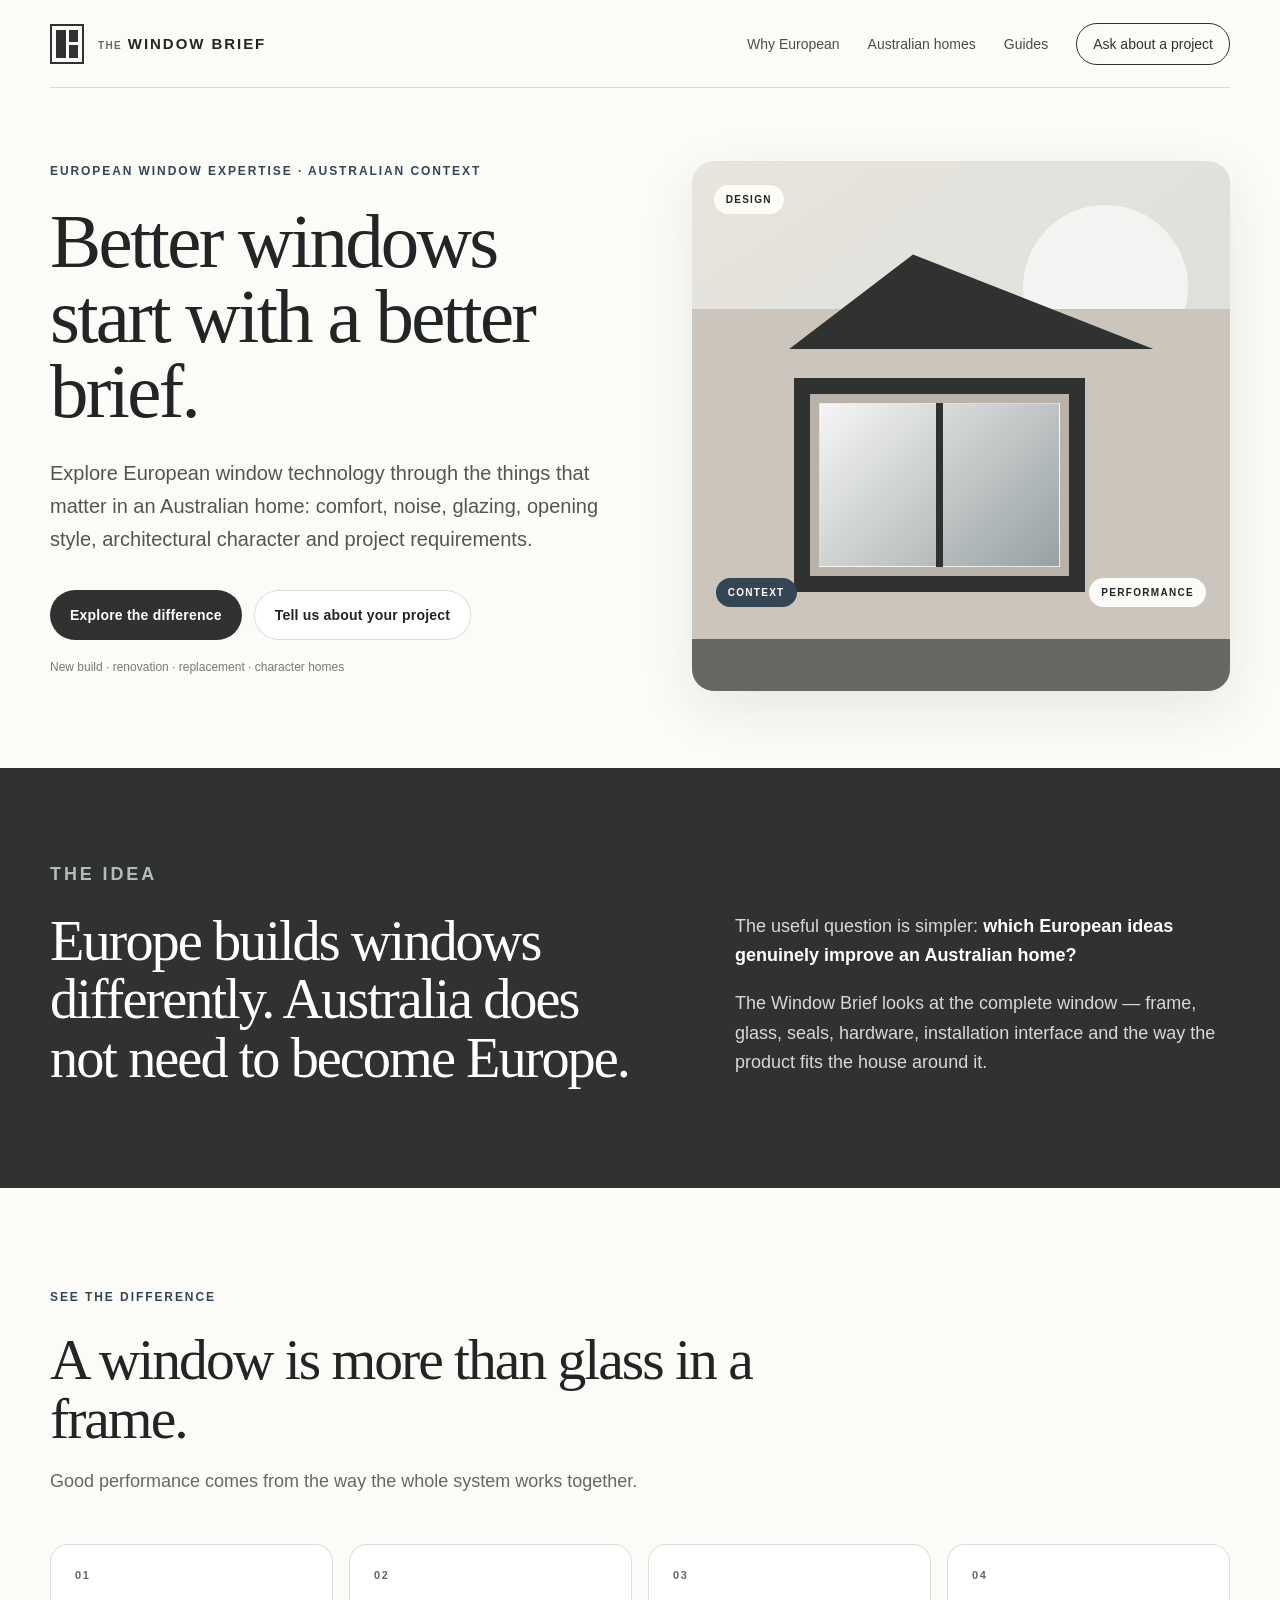
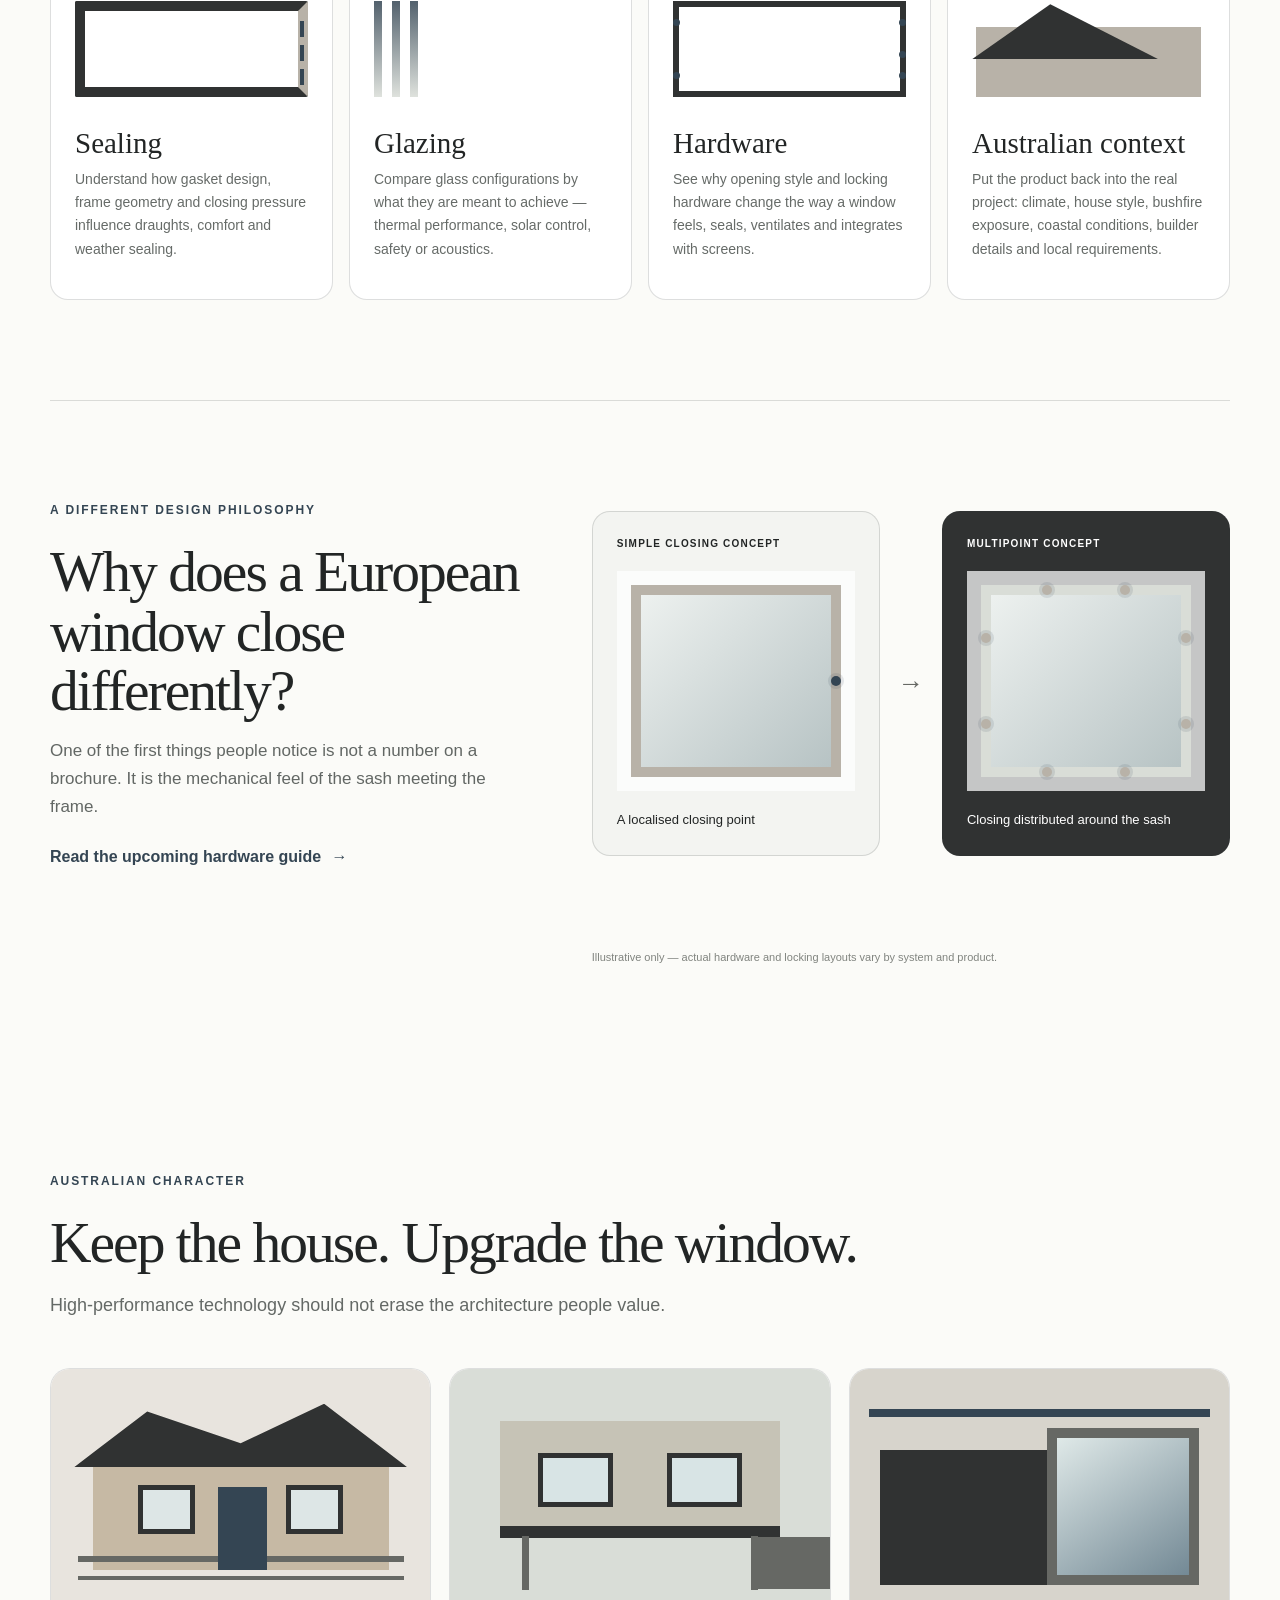
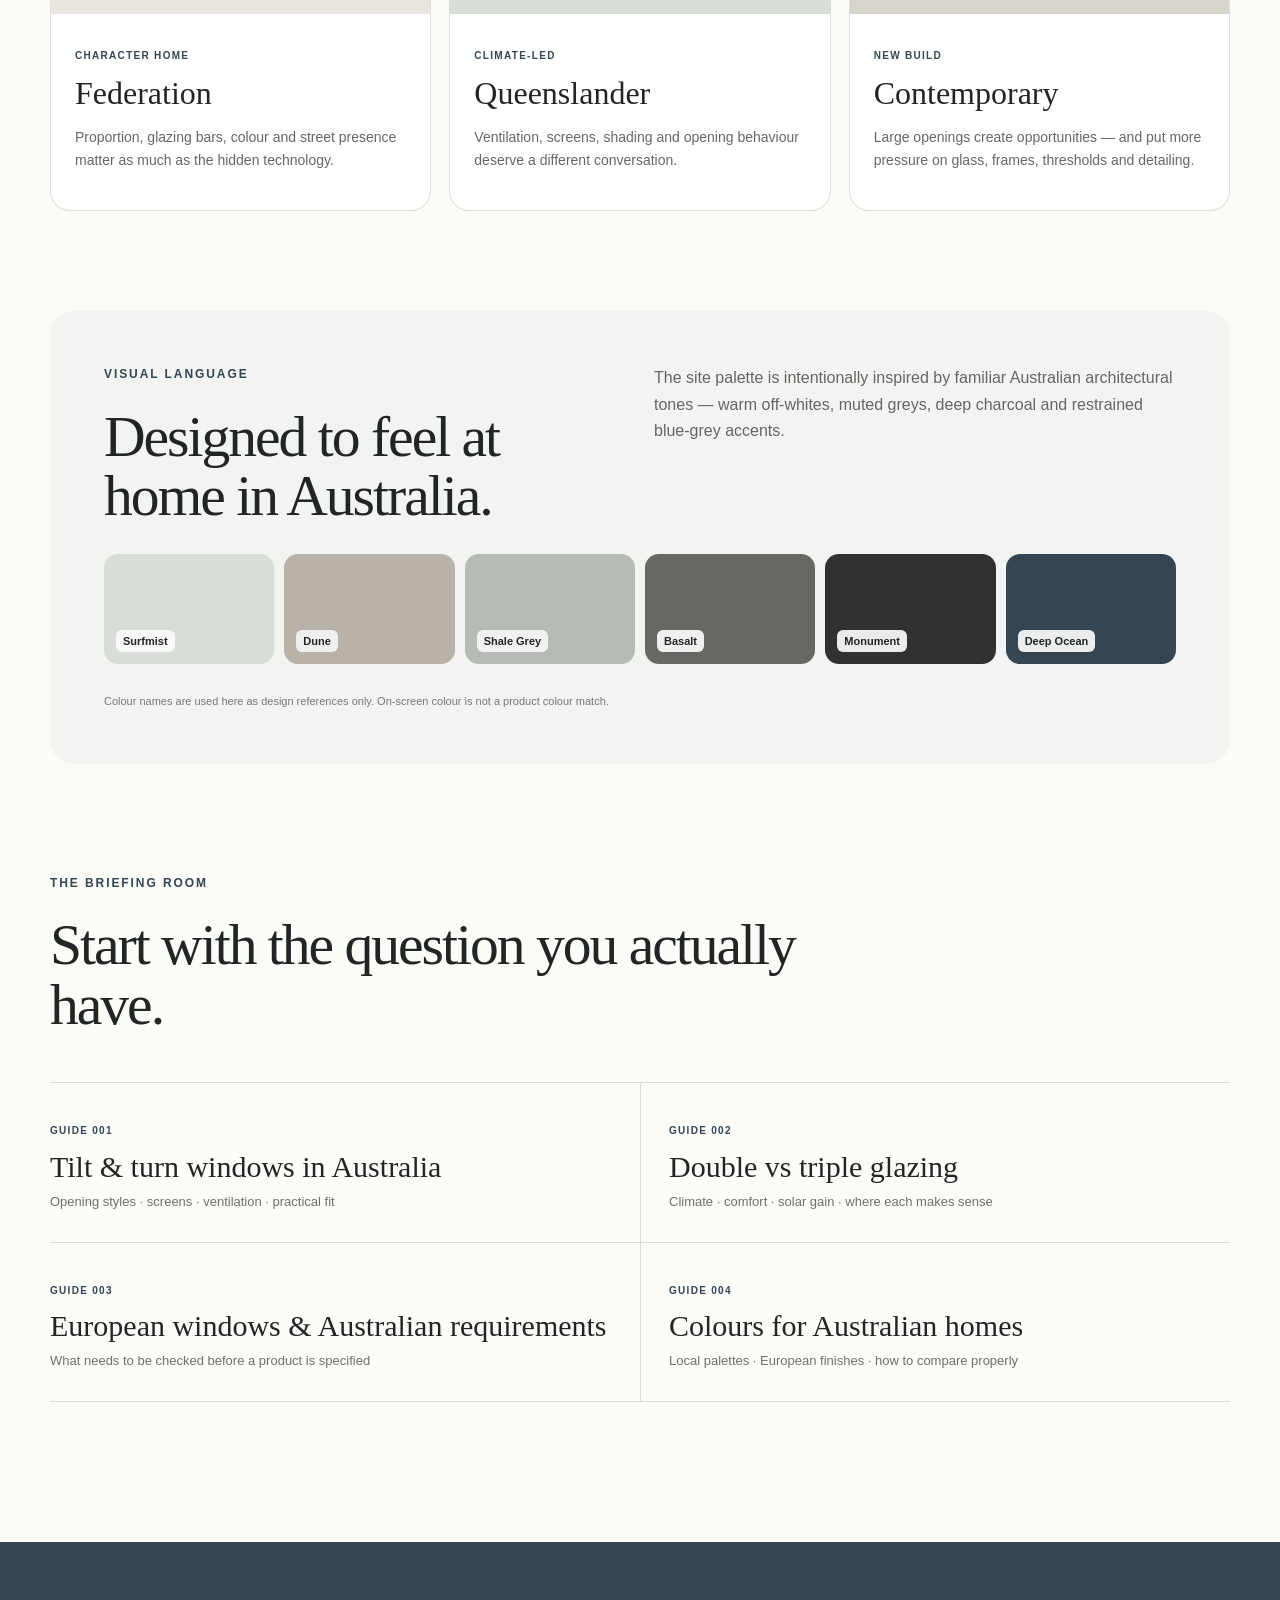
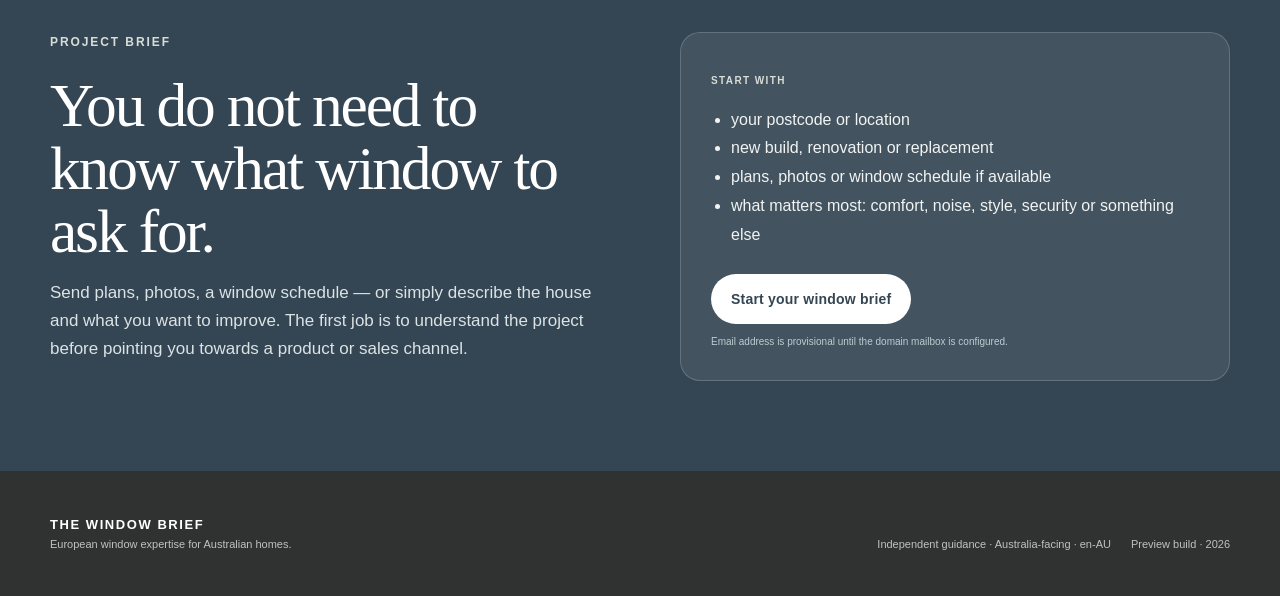
<file: index.html>
<!doctype html>
<html lang="en-AU">
<head>
  <meta charset="utf-8">
  <meta name="viewport" content="width=device-width, initial-scale=1">
  <title>The Window Brief — European window expertise for Australian homes</title>
  <meta name="description" content="Independent guidance on high-performance European windows for Australian homes — from design and glazing to renovation, climate and local project considerations.">
  <meta name="theme-color" content="#2f3131">
  <link rel="stylesheet" href="./styles.css">
</head>
<body>
  <header class="site-header">
    <a class="brand" href="./" aria-label="The Window Brief home">
      <span class="brand-mark" aria-hidden="true">
        <span></span><span></span><span></span>
      </span>
      <span class="brand-type">
        <span class="brand-the">THE</span>
        <strong>WINDOW BRIEF</strong>
      </span>
    </a>

    <nav class="nav" aria-label="Primary">
      <a href="#why">Why European</a>
      <a href="#character">Australian homes</a>
      <a href="#guides">Guides</a>
      <a class="nav-cta" href="#project">Ask about a project</a>
    </nav>
  </header>

  <main>
    <section class="hero">
      <div class="hero-copy">
        <p class="eyebrow">EUROPEAN WINDOW EXPERTISE · AUSTRALIAN CONTEXT</p>
        <h1>Better windows start with a better brief.</h1>
        <p class="hero-lead">Explore European window technology through the things that matter in an Australian home: comfort, noise, glazing, opening style, architectural character and project requirements.</p>
        <div class="hero-actions">
          <a class="button button-primary" href="#why">Explore the difference</a>
          <a class="button button-secondary" href="#project">Tell us about your project</a>
        </div>
        <p class="microcopy">New build · renovation · replacement · character homes</p>
      </div>

      <div class="hero-visual" aria-label="Architectural window diagram">
        <div class="sun-disc"></div>
        <div class="house-plane">
          <div class="roof-line"></div>
          <div class="window-assembly">
            <div class="frame frame-outer">
              <div class="frame frame-inner">
                <div class="glass"></div>
                <div class="mullion"></div>
              </div>
            </div>
          </div>
          <div class="ground-line"></div>
        </div>
        <div class="visual-note note-one">DESIGN</div>
        <div class="visual-note note-two">PERFORMANCE</div>
        <div class="visual-note note-three">CONTEXT</div>
      </div>
    </section>

    <section class="statement" id="why">
      <p class="section-kicker">THE IDEA</p>
      <div class="statement-grid">
        <h2>Europe builds windows differently. Australia does not need to become Europe.</h2>
        <div>
          <p>The useful question is simpler: <strong>which European ideas genuinely improve an Australian home?</strong></p>
          <p>The Window Brief looks at the complete window — frame, glass, seals, hardware, installation interface and the way the product fits the house around it.</p>
        </div>
      </div>
    </section>

    <section class="difference">
      <div class="section-heading">
        <p class="section-kicker">SEE THE DIFFERENCE</p>
        <h2>A window is more than glass in a frame.</h2>
        <p>Good performance comes from the way the whole system works together.</p>
      </div>

      <div class="benefit-grid">
        <article class="benefit">
          <span class="benefit-number">01</span>
          <div class="benefit-icon icon-seal" aria-hidden="true"><i></i><i></i><i></i></div>
          <h3>Sealing</h3>
          <p>Understand how gasket design, frame geometry and closing pressure influence draughts, comfort and weather sealing.</p>
        </article>
        <article class="benefit">
          <span class="benefit-number">02</span>
          <div class="benefit-icon icon-glass" aria-hidden="true"><i></i><i></i><i></i></div>
          <h3>Glazing</h3>
          <p>Compare glass configurations by what they are meant to achieve — thermal performance, solar control, safety or acoustics.</p>
        </article>
        <article class="benefit">
          <span class="benefit-number">03</span>
          <div class="benefit-icon icon-hardware" aria-hidden="true"><i></i><i></i><i></i><i></i><i></i></div>
          <h3>Hardware</h3>
          <p>See why opening style and locking hardware change the way a window feels, seals, ventilates and integrates with screens.</p>
        </article>
        <article class="benefit">
          <span class="benefit-number">04</span>
          <div class="benefit-icon icon-context" aria-hidden="true"><i></i><i></i></div>
          <h3>Australian context</h3>
          <p>Put the product back into the real project: climate, house style, bushfire exposure, coastal conditions, builder details and local requirements.</p>
        </article>
      </div>
    </section>

    <section class="comparison">
      <div class="comparison-copy">
        <p class="section-kicker">A DIFFERENT DESIGN PHILOSOPHY</p>
        <h2>Why does a European window close differently?</h2>
        <p>One of the first things people notice is not a number on a brochure. It is the mechanical feel of the sash meeting the frame.</p>
        <a class="text-link" href="#guides">Read the upcoming hardware guide <span>→</span></a>
      </div>
      <div class="locking-diagram" aria-label="Illustrative comparison of a simple latch and multipoint locking concept">
        <div class="lock-card">
          <p class="lock-label">SIMPLE CLOSING CONCEPT</p>
          <div class="lock-window">
            <div class="lock-frame">
              <span class="lock-point single"></span>
            </div>
          </div>
          <p class="lock-caption">A localised closing point</p>
        </div>
        <div class="vs">→</div>
        <div class="lock-card lock-card-featured">
          <p class="lock-label">MULTIPOINT CONCEPT</p>
          <div class="lock-window">
            <div class="lock-frame multi">
              <span class="lock-point p1"></span><span class="lock-point p2"></span>
              <span class="lock-point p3"></span><span class="lock-point p4"></span>
              <span class="lock-point p5"></span><span class="lock-point p6"></span>
              <span class="lock-point p7"></span><span class="lock-point p8"></span>
            </div>
          </div>
          <p class="lock-caption">Closing distributed around the sash</p>
        </div>
      </div>
      <p class="diagram-note">Illustrative only — actual hardware and locking layouts vary by system and product.</p>
    </section>

    <section class="character" id="character">
      <div class="section-heading character-heading">
        <p class="section-kicker">AUSTRALIAN CHARACTER</p>
        <h2>Keep the house. Upgrade the window.</h2>
        <p>High-performance technology should not erase the architecture people value.</p>
      </div>

      <div class="style-grid">
        <article class="style-card federation">
          <div class="style-house" aria-hidden="true">
            <div class="verandah"></div><div class="door"></div><div class="sash s1"></div><div class="sash s2"></div>
          </div>
          <div>
            <p class="style-tag">CHARACTER HOME</p>
            <h3>Federation</h3>
            <p>Proportion, glazing bars, colour and street presence matter as much as the hidden technology.</p>
          </div>
        </article>
        <article class="style-card queenslander">
          <div class="style-house" aria-hidden="true">
            <div class="upper"></div><div class="posts"></div><div class="qwin q1"></div><div class="qwin q2"></div>
          </div>
          <div>
            <p class="style-tag">CLIMATE-LED</p>
            <h3>Queenslander</h3>
            <p>Ventilation, screens, shading and opening behaviour deserve a different conversation.</p>
          </div>
        </article>
        <article class="style-card contemporary">
          <div class="style-house" aria-hidden="true">
            <div class="c-block"></div><div class="c-glass"></div><div class="c-roof"></div>
          </div>
          <div>
            <p class="style-tag">NEW BUILD</p>
            <h3>Contemporary</h3>
            <p>Large openings create opportunities — and put more pressure on glass, frames, thresholds and detailing.</p>
          </div>
        </article>
      </div>
    </section>

    <section class="palette">
      <div>
        <p class="section-kicker">VISUAL LANGUAGE</p>
        <h2>Designed to feel at home in Australia.</h2>
      </div>
      <p>The site palette is intentionally inspired by familiar Australian architectural tones — warm off-whites, muted greys, deep charcoal and restrained blue-grey accents.</p>
      <div class="swatches" aria-label="Colour palette inspired by Australian architectural finishes">
        <span class="swatch surfmist"><b>Surfmist</b></span>
        <span class="swatch dune"><b>Dune</b></span>
        <span class="swatch shale"><b>Shale Grey</b></span>
        <span class="swatch basalt"><b>Basalt</b></span>
        <span class="swatch monument"><b>Monument</b></span>
        <span class="swatch ocean"><b>Deep Ocean</b></span>
      </div>
      <p class="legal-note">Colour names are used here as design references only. On-screen colour is not a product colour match.</p>
    </section>

    <section class="guides" id="guides">
      <div class="section-heading">
        <p class="section-kicker">THE BRIEFING ROOM</p>
        <h2>Start with the question you actually have.</h2>
      </div>
      <div class="guide-grid">
        <article>
          <p>GUIDE 001</p>
          <h3>Tilt & turn windows in Australia</h3>
          <span>Opening styles · screens · ventilation · practical fit</span>
        </article>
        <article>
          <p>GUIDE 002</p>
          <h3>Double vs triple glazing</h3>
          <span>Climate · comfort · solar gain · where each makes sense</span>
        </article>
        <article>
          <p>GUIDE 003</p>
          <h3>European windows & Australian requirements</h3>
          <span>What needs to be checked before a product is specified</span>
        </article>
        <article>
          <p>GUIDE 004</p>
          <h3>Colours for Australian homes</h3>
          <span>Local palettes · European finishes · how to compare properly</span>
        </article>
      </div>
    </section>

    <section class="project" id="project">
      <div class="project-copy">
        <p class="section-kicker light">PROJECT BRIEF</p>
        <h2>You do not need to know what window to ask for.</h2>
        <p>Send plans, photos, a window schedule — or simply describe the house and what you want to improve. The first job is to understand the project before pointing you towards a product or sales channel.</p>
      </div>
      <div class="project-card">
        <p class="project-label">START WITH</p>
        <ul>
          <li>your postcode or location</li>
          <li>new build, renovation or replacement</li>
          <li>plans, photos or window schedule if available</li>
          <li>what matters most: comfort, noise, style, security or something else</li>
        </ul>
        <a class="button button-light" href="mailto:hello@windowbrief.com?subject=My%20Window%20Brief">Start your window brief</a>
        <p class="project-small">Email address is provisional until the domain mailbox is configured.</p>
      </div>
    </section>
  </main>

  <footer>
    <div class="footer-brand">
      <strong>THE WINDOW BRIEF</strong>
      <span>European window expertise for Australian homes.</span>
    </div>
    <div class="footer-meta">
      <span>Independent guidance · Australia-facing · en-AU</span>
      <span>Preview build · 2026</span>
    </div>
  </footer>
</body>
</html>
</file>
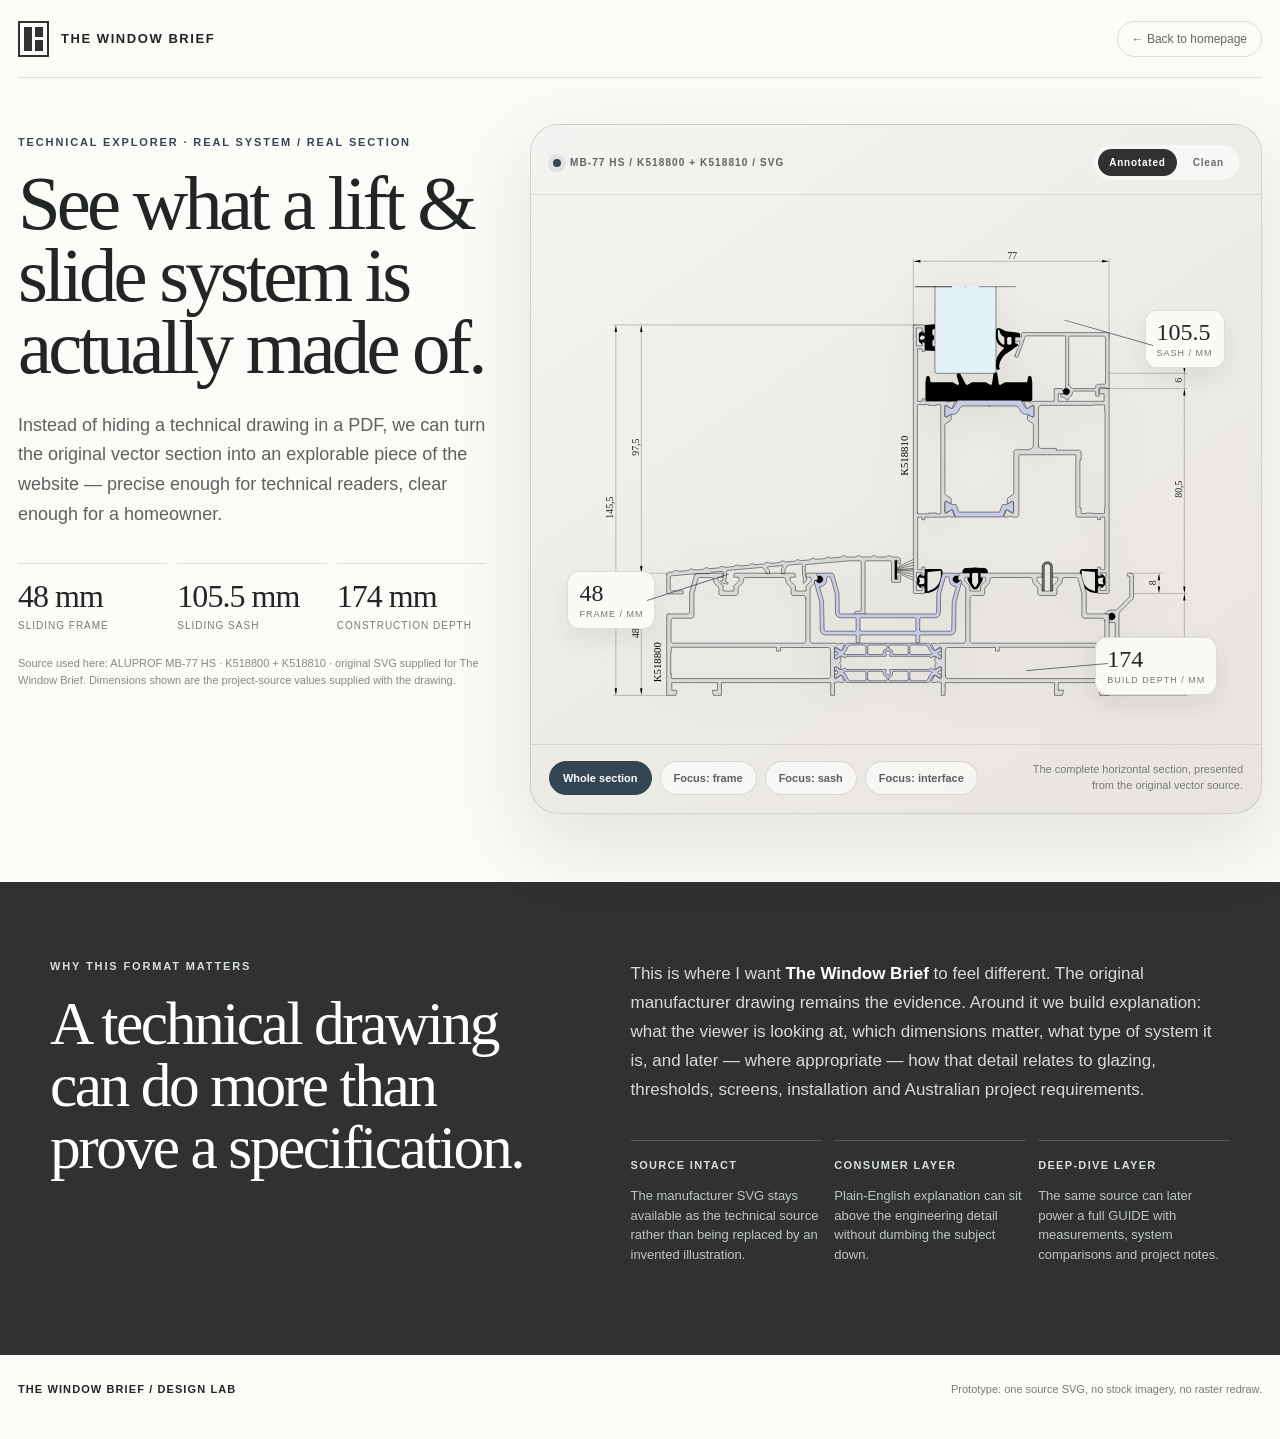
<file: demo/mb77-hs.html>
<!doctype html>
<html lang="en-AU">
<head>
<meta charset="utf-8">
<meta name="viewport" content="width=device-width,initial-scale=1">
<title>MB-77 HS Technical Explorer — The Window Brief</title>
<meta name="description" content="Interactive technical exploration of an ALUPROF MB-77 HS lift-and-slide section using the original vector source drawing.">
<style>
:root{
  --surfmist:#d9ddd7;
  --surfmist-soft:#f3f4f1;
  --dune:#b8b2a8;
  --dune-soft:#e8e4de;
  --shale:#b7bbb6;
  --basalt:#666864;
  --monument:#303232;
  --ocean:#344553;
  --ink:#222525;
  --paper:#fbfbf8;
  --white:#fff;
  --line:rgba(48,50,50,.15);
  --shadow:0 28px 80px rgba(34,37,37,.12);
  --serif:Georgia,"Times New Roman",serif;
  --sans:Inter,ui-sans-serif,-apple-system,BlinkMacSystemFont,"Segoe UI",sans-serif;
}
*{box-sizing:border-box}
html{scroll-behavior:smooth}
body{margin:0;background:var(--paper);color:var(--ink);font-family:var(--sans);-webkit-font-smoothing:antialiased}
a{color:inherit;text-decoration:none}
button{font:inherit}
.shell{width:min(calc(100% - 36px),1440px);margin:0 auto}
.topbar{height:78px;display:flex;align-items:center;justify-content:space-between;border-bottom:1px solid var(--line)}
.brand{display:flex;align-items:center;gap:12px;font-size:13px;font-weight:800;letter-spacing:.12em}
.brand-mark{width:31px;height:36px;border:2px solid var(--monument);padding:4px;display:grid;grid-template-columns:1fr 1fr;gap:3px}
.brand-mark i{display:block;background:var(--monument)}
.brand-mark i:first-child{grid-row:1/3}
.back{font-size:12px;color:var(--basalt);border:1px solid var(--line);padding:10px 14px;border-radius:999px}
.hero{display:grid;grid-template-columns:.78fr 1.22fr;gap:44px;align-items:stretch;padding:46px 0 58px}
.copy{display:flex;flex-direction:column;justify-content:space-between;padding:12px 0}
.kicker{font-size:11px;letter-spacing:.17em;font-weight:800;color:var(--ocean);margin:0 0 20px}
h1{font-family:var(--serif);font-size:clamp(52px,6vw,92px);line-height:.94;letter-spacing:-.05em;font-weight:400;margin:0;max-width:720px}
.lead{font-size:18px;line-height:1.65;color:#5d625f;max-width:620px;margin:26px 0 0}
.spec-strip{display:grid;grid-template-columns:repeat(3,1fr);gap:10px;margin-top:34px}
.spec{border-top:1px solid var(--line);padding-top:14px}
.spec strong{font-family:var(--serif);font-size:32px;font-weight:400;letter-spacing:-.03em}
.spec span{display:block;margin-top:4px;font-size:10px;line-height:1.35;letter-spacing:.1em;text-transform:uppercase;color:#777b78}
.source-note{font-size:11px;color:#858985;margin-top:22px;line-height:1.6}

.explorer{
  min-height:690px;
  background:linear-gradient(145deg,var(--surfmist-soft),var(--dune-soft));
  border:1px solid var(--line);border-radius:28px;box-shadow:var(--shadow);
  position:relative;overflow:hidden;display:grid;grid-template-rows:auto 1fr auto;
}
.explorer-head{display:flex;justify-content:space-between;align-items:center;padding:20px 22px 14px;border-bottom:1px solid rgba(48,50,50,.1)}
.file-pill{display:flex;align-items:center;gap:9px;font-size:10px;letter-spacing:.11em;font-weight:800;color:#5e6360}
.file-dot{width:8px;height:8px;border-radius:50%;background:var(--ocean);box-shadow:0 0 0 5px rgba(52,69,83,.09)}
.view-toggle{display:flex;gap:5px;background:rgba(255,255,255,.58);padding:4px;border-radius:999px}
.view-toggle button{border:0;background:transparent;padding:8px 11px;border-radius:999px;font-size:10px;font-weight:800;letter-spacing:.08em;color:#696d6a;cursor:pointer}
.view-toggle button.active{background:var(--monument);color:white}
.stage{position:relative;overflow:hidden;min-height:500px}
.drawing-wrap{position:absolute;inset:25px 25px 18px;display:flex;align-items:center;justify-content:center;transition:.65s cubic-bezier(.2,.8,.2,1);transform-origin:center}
.drawing-wrap img{width:88%;height:88%;object-fit:contain;filter:drop-shadow(0 10px 22px rgba(0,0,0,.08));transition:.4s ease}
.stage[data-view="frame"] .drawing-wrap{transform:scale(1.38) translate(17%, -17%)}
.stage[data-view="sash"] .drawing-wrap{transform:scale(1.42) translate(-13%, 4%)}
.stage[data-view="depth"] .drawing-wrap{transform:scale(1.32) translate(0, -25%)}
.stage[data-clean="true"] .annotation{opacity:0;pointer-events:none}
.stage[data-clean="true"] .drawing-wrap img{width:94%;height:94%}

.annotation{position:absolute;transition:.3s ease}
.tag{background:rgba(251,251,248,.94);border:1px solid rgba(48,50,50,.15);box-shadow:0 10px 25px rgba(34,37,37,.08);border-radius:12px;padding:9px 11px;backdrop-filter:blur(8px)}
.tag b{display:block;font-family:var(--serif);font-size:24px;font-weight:400;line-height:1}
.tag span{display:block;font-size:9px;letter-spacing:.11em;text-transform:uppercase;color:#727672;margin-top:4px}
.a-frame{left:5%;bottom:21%}
.a-sash{right:5%;top:21%}
.a-depth{right:6%;bottom:9%}
.leader{position:absolute;height:1px;background:var(--ocean);transform-origin:left center;opacity:.72}
.a-frame .leader{width:86px;left:90%;top:50%;transform:rotate(-18deg)}
.a-sash .leader{width:92px;right:90%;top:60%;transform-origin:right center;transform:rotate(16deg)}
.a-depth .leader{width:82px;right:90%;top:46%;transform-origin:right center;transform:rotate(-5deg)}

.focus-ring{position:absolute;border:1px solid rgba(52,69,83,.55);border-radius:50%;box-shadow:0 0 0 999px rgba(243,244,241,.0);opacity:0;transition:.35s ease;pointer-events:none}
.stage[data-view="frame"] .focus-frame,.stage[data-view="sash"] .focus-sash,.stage[data-view="depth"] .focus-depth{opacity:1}
.focus-frame{left:20%;bottom:18%;width:220px;height:150px}
.focus-sash{right:18%;top:14%;width:240px;height:270px}
.focus-depth{left:28%;bottom:10%;width:380px;height:105px;border-radius:20px}

.controls{padding:16px 18px 18px;border-top:1px solid rgba(48,50,50,.1);display:grid;grid-template-columns:1fr auto;gap:18px;align-items:center}
.focus-buttons{display:flex;gap:8px;flex-wrap:wrap}
.focus-buttons button{border:1px solid var(--line);background:rgba(255,255,255,.6);padding:10px 13px;border-radius:999px;cursor:pointer;font-size:11px;font-weight:700;color:#5c615e}
.focus-buttons button.active{background:var(--ocean);color:white;border-color:var(--ocean)}
.mode-copy{font-size:11px;color:#777b78;text-align:right;max-width:230px;line-height:1.45}

.insight{background:var(--monument);color:white;padding:78px max(18px,calc((100% - 1180px)/2));margin-top:10px}
.insight-grid{display:grid;grid-template-columns:.9fr 1.1fr;gap:90px;align-items:start}
.insight h2{font-family:var(--serif);font-size:clamp(40px,4.8vw,68px);line-height:1.01;font-weight:400;letter-spacing:-.04em;margin:0}
.insight-copy{font-size:17px;line-height:1.7;color:#d6d9d5;margin:0}
.insight-copy strong{color:white}
.micro-grid{margin-top:36px;display:grid;grid-template-columns:repeat(3,1fr);gap:12px}
.micro{border-top:1px solid rgba(255,255,255,.2);padding-top:14px}
.micro b{font-size:11px;letter-spacing:.12em;text-transform:uppercase;color:var(--surfmist)}
.micro p{font-size:13px;line-height:1.5;color:#bec3bf}

.foot{padding:28px 0 44px;display:flex;justify-content:space-between;gap:20px;color:#787c79;font-size:11px}
.foot strong{color:var(--ink);letter-spacing:.1em}

@media(max-width:1050px){
  .hero{grid-template-columns:1fr}.explorer{min-height:650px}.copy{gap:30px}
  .insight-grid{grid-template-columns:1fr;gap:35px}
}
@media(max-width:700px){
  .shell{width:min(calc(100% - 22px),1440px)}
  .topbar{height:68px}.back{font-size:10px;padding:8px 10px}
  .hero{padding-top:30px;gap:28px}h1{font-size:52px}.lead{font-size:16px}
  .spec-strip{grid-template-columns:1fr 1fr}.spec:last-child{grid-column:1/3}
  .explorer{min-height:570px;border-radius:20px}
  .stage{min-height:410px}.drawing-wrap{inset:16px}.drawing-wrap img{width:100%;height:100%}
  .annotation .tag{padding:7px 8px}.tag b{font-size:18px}.tag span{font-size:8px}
  .a-frame{left:3%;bottom:18%}.a-sash{right:2%;top:17%}.a-depth{right:3%;bottom:5%}
  .leader{display:none}.controls{grid-template-columns:1fr}.mode-copy{text-align:left;max-width:none}
  .focus-buttons{display:grid;grid-template-columns:1fr 1fr}.focus-buttons button{padding:10px 8px}
  .micro-grid{grid-template-columns:1fr}.foot{flex-direction:column}
}
</style>
</head>
<body>
<div class="shell">
  <header class="topbar">
    <a class="brand" href="../">
      <span class="brand-mark" aria-hidden="true"><i></i><i></i><i></i></span>
      THE WINDOW BRIEF
    </a>
    <a class="back" href="../">← Back to homepage</a>
  </header>

  <section class="hero">
    <div class="copy">
      <div>
        <p class="kicker">TECHNICAL EXPLORER · REAL SYSTEM / REAL SECTION</p>
        <h1>See what a lift & slide system is actually made of.</h1>
        <p class="lead">Instead of hiding a technical drawing in a PDF, we can turn the original vector section into an explorable piece of the website — precise enough for technical readers, clear enough for a homeowner.</p>
        <div class="spec-strip">
          <div class="spec"><strong>48 mm</strong><span>sliding frame</span></div>
          <div class="spec"><strong>105.5 mm</strong><span>sliding sash</span></div>
          <div class="spec"><strong>174 mm</strong><span>construction depth</span></div>
        </div>
        <p class="source-note">Source used here: ALUPROF MB-77 HS · K518800 + K518810 · original SVG supplied for The Window Brief. Dimensions shown are the project-source values supplied with the drawing.</p>
      </div>
    </div>

    <div class="explorer">
      <div class="explorer-head">
        <div class="file-pill"><span class="file-dot"></span> MB-77 HS / K518800 + K518810 / SVG</div>
        <div class="view-toggle">
          <button class="active" data-clean="false">Annotated</button>
          <button data-clean="true">Clean</button>
        </div>
      </div>

      <div class="stage" id="stage" data-view="all" data-clean="false">
        <div class="drawing-wrap">
          <img src="../research/materials/source/aluprof/mb77-hs-k518800-k518810-horizontal.svg" alt="Original ALUPROF MB-77 HS K518800 and K518810 horizontal section">
        </div>

        <div class="annotation a-frame">
          <div class="tag"><b>48</b><span>frame / mm</span></div><i class="leader"></i>
        </div>
        <div class="annotation a-sash">
          <div class="tag"><b>105.5</b><span>sash / mm</span></div><i class="leader"></i>
        </div>
        <div class="annotation a-depth">
          <div class="tag"><b>174</b><span>build depth / mm</span></div><i class="leader"></i>
        </div>

        <div class="focus-ring focus-frame"></div>
        <div class="focus-ring focus-sash"></div>
        <div class="focus-ring focus-depth"></div>
      </div>

      <div class="controls">
        <div class="focus-buttons">
          <button class="active" data-view="all">Whole section</button>
          <button data-view="frame">Focus: frame</button>
          <button data-view="sash">Focus: sash</button>
          <button data-view="depth">Focus: interface</button>
        </div>
        <div class="mode-copy" id="modeCopy">The complete horizontal section, presented from the original vector source.</div>
      </div>
    </div>
  </section>
</div>

<section class="insight">
  <div class="insight-grid">
    <div>
      <p class="kicker" style="color:#d9ddd7">WHY THIS FORMAT MATTERS</p>
      <h2>A technical drawing can do more than prove a specification.</h2>
    </div>
    <div>
      <p class="insight-copy">This is where I want <strong>The Window Brief</strong> to feel different. The original manufacturer drawing remains the evidence. Around it we build explanation: what the viewer is looking at, which dimensions matter, what type of system it is, and later — where appropriate — how that detail relates to glazing, thresholds, screens, installation and Australian project requirements.</p>
      <div class="micro-grid">
        <div class="micro"><b>Source intact</b><p>The manufacturer SVG stays available as the technical source rather than being replaced by an invented illustration.</p></div>
        <div class="micro"><b>Consumer layer</b><p>Plain-English explanation can sit above the engineering detail without dumbing the subject down.</p></div>
        <div class="micro"><b>Deep-dive layer</b><p>The same source can later power a full GUIDE with measurements, system comparisons and project notes.</p></div>
      </div>
    </div>
  </div>
</section>

<div class="shell">
  <footer class="foot">
    <strong>THE WINDOW BRIEF / DESIGN LAB</strong>
    <span>Prototype: one source SVG, no stock imagery, no raster redraw.</span>
  </footer>
</div>

<script>
const stage=document.getElementById('stage');
const modeCopy=document.getElementById('modeCopy');
const copy={
  all:'The complete horizontal section, presented from the original vector source.',
  frame:'A guided zoom can bring the frame geometry forward without creating a second drawing.',
  sash:'The same source can be re-framed around the sliding sash when the explanation changes.',
  depth:'A later guide can connect the overall construction depth with installation and threshold detailing.'
};
document.querySelectorAll('[data-view]').forEach(btn=>{
  if(btn.tagName!=='BUTTON') return;
  btn.addEventListener('click',()=>{
    document.querySelectorAll('.focus-buttons button').forEach(b=>b.classList.remove('active'));
    btn.classList.add('active');
    stage.dataset.view=btn.dataset.view;
    modeCopy.textContent=copy[btn.dataset.view];
  });
});
document.querySelectorAll('.view-toggle button').forEach(btn=>{
  btn.addEventListener('click',()=>{
    document.querySelectorAll('.view-toggle button').forEach(b=>b.classList.remove('active'));
    btn.classList.add('active');
    stage.dataset.clean=btn.dataset.clean;
  });
});
</script>
</body>
</html>
</file>
<file: styles.css>
:root{
  --surfmist:#d9ddd7;
  --surfmist-soft:#f3f4f1;
  --dune:#b8b2a8;
  --dune-soft:#e8e4de;
  --shale:#b7bbb6;
  --basalt:#666864;
  --monument:#303232;
  --ocean:#344553;
  --ink:#222525;
  --paper:#fbfbf8;
  --white:#ffffff;
  --line:rgba(48,50,50,.16);
  --shadow:0 18px 55px rgba(34,37,37,.09);
  --radius:22px;
  --max:1180px;
  --sans:Inter,ui-sans-serif,-apple-system,BlinkMacSystemFont,"Segoe UI",sans-serif;
  --serif:Georgia,"Times New Roman",serif;
}

*{box-sizing:border-box}
html{scroll-behavior:smooth}
body{
  margin:0;
  color:var(--ink);
  background:var(--paper);
  font-family:var(--sans);
  -webkit-font-smoothing:antialiased;
}
a{color:inherit;text-decoration:none}
p{line-height:1.65}
.site-header{
  width:min(calc(100% - 40px),var(--max));
  margin:0 auto;
  min-height:88px;
  display:flex;
  align-items:center;
  justify-content:space-between;
  gap:32px;
  border-bottom:1px solid var(--line);
}
.brand{display:flex;align-items:center;gap:14px}
.brand-mark{
  width:34px;height:40px;border:2px solid var(--monument);
  display:grid;grid-template-columns:1fr 1fr;gap:3px;padding:4px;
}
.brand-mark span{background:var(--monument)}
.brand-mark span:first-child{grid-row:1/3}
.brand-type{display:flex;align-items:baseline;gap:6px;letter-spacing:.08em}
.brand-the{font-size:10px;font-weight:700;color:var(--basalt)}
.brand-type strong{font-size:15px;letter-spacing:.13em}
.nav{display:flex;align-items:center;gap:28px;font-size:14px}
.nav a{color:#4a4e4d}
.nav a:hover{color:var(--monument)}
.nav-cta{padding:12px 16px;border:1px solid var(--monument);border-radius:999px;color:var(--monument)!important}

.hero{
  width:min(calc(100% - 40px),var(--max));
  margin:0 auto;
  display:grid;
  grid-template-columns:1.03fr .97fr;
  gap:70px;
  min-height:680px;
  align-items:center;
  padding:70px 0 74px;
}
.eyebrow,.section-kicker{
  font-size:12px;
  font-weight:800;
  letter-spacing:.16em;
  color:var(--ocean);
  margin:0 0 22px;
}
.hero h1,.statement h2,.section-heading h2,.comparison h2,.palette h2,.project h2{
  font-family:var(--serif);
  font-weight:400;
  letter-spacing:-.035em;
  margin:0;
}
.hero h1{font-size:clamp(52px,6vw,84px);line-height:.98;max-width:760px}
.hero-lead{
  max-width:680px;
  font-size:20px;
  color:#515654;
  margin:28px 0 0;
}
.hero-actions{display:flex;gap:12px;flex-wrap:wrap;margin-top:34px}
.button{
  display:inline-flex;align-items:center;justify-content:center;
  min-height:50px;padding:0 20px;border-radius:999px;
  font-size:14px;font-weight:700;letter-spacing:.015em;
  transition:.2s ease;
}
.button-primary{background:var(--monument);color:var(--white)}
.button-primary:hover{transform:translateY(-2px);background:#222}
.button-secondary{border:1px solid var(--line);background:var(--white)}
.button-secondary:hover{border-color:var(--monument)}
.microcopy{font-size:12px;color:#777b78;margin-top:18px}

.hero-visual{
  position:relative;
  height:530px;
  overflow:hidden;
  border-radius:var(--radius);
  background:linear-gradient(145deg,var(--dune-soft),var(--surfmist));
  box-shadow:var(--shadow);
}
.sun-disc{
  position:absolute;width:165px;height:165px;border-radius:50%;
  background:rgba(255,255,255,.62);right:42px;top:44px
}
.house-plane{position:absolute;inset:auto 0 0;height:72%;background:#cbc5bb}
.roof-line{
  position:absolute;left:18%;top:-55px;width:68%;height:95px;
  background:var(--monument);clip-path:polygon(0 100%,34% 0,100% 100%)
}
.window-assembly{position:absolute;left:19%;top:18%;width:54%;height:56%}
.frame{width:100%;height:100%}
.frame-outer{padding:16px;background:var(--monument)}
.frame-inner{padding:9px;background:var(--dune)}
.glass{
  width:100%;height:100%;
  background:linear-gradient(135deg,rgba(255,255,255,.88),rgba(113,140,155,.45));
  border:1px solid rgba(255,255,255,.6)
}
.mullion{position:absolute;left:49%;top:25px;bottom:25px;width:7px;background:var(--monument)}
.ground-line{position:absolute;left:0;right:0;bottom:0;height:52px;background:var(--basalt)}
.visual-note{
  position:absolute;padding:9px 12px;border-radius:999px;
  font-size:10px;font-weight:800;letter-spacing:.13em;background:var(--paper)
}
.note-one{left:22px;top:24px}
.note-two{right:24px;bottom:84px}
.note-three{left:24px;bottom:84px;background:var(--ocean);color:white}

.statement{
  background:var(--monument);
  color:white;
  padding:92px max(20px,calc((100% - var(--max))/2));
}
.section-kicker.light{color:var(--surfmist)}
.statement .section-kicker{color:var(--shale)}
.statement-grid{
  display:grid;grid-template-columns:1.1fr .9fr;gap:80px;align-items:start
}
.statement h2{font-size:clamp(38px,4.4vw,64px);line-height:1.04}
.statement p{font-size:18px;color:#d7d9d5;margin-top:0}
.statement strong{color:white}

.difference,.character,.guides,.palette,.comparison{
  width:min(calc(100% - 40px),var(--max));
  margin:0 auto;
  padding:100px 0
}
.section-heading{max-width:760px;margin-bottom:48px}
.section-heading h2,.comparison h2,.palette h2{font-size:clamp(38px,4.5vw,62px);line-height:1.03}
.section-heading>p:last-child{font-size:18px;color:#646966;max-width:680px}
.benefit-grid{display:grid;grid-template-columns:repeat(4,1fr);gap:16px}
.benefit{
  border:1px solid var(--line);border-radius:18px;padding:24px;
  background:white;min-height:330px;display:flex;flex-direction:column
}
.benefit-number{font-size:11px;font-weight:800;letter-spacing:.14em;color:var(--basalt)}
.benefit h3{font-family:var(--serif);font-size:29px;font-weight:400;margin:30px 0 8px}
.benefit p{font-size:14px;color:#666b68;margin-top:auto}
.benefit-icon{height:96px;margin-top:20px;position:relative}
.icon-seal{border:10px solid var(--monument);border-right-color:var(--dune);border-radius:2px}
.icon-seal i{position:absolute;right:-6px;width:4px;height:16px;background:var(--ocean)}
.icon-seal i:nth-child(1){top:10px}.icon-seal i:nth-child(2){top:34px}.icon-seal i:nth-child(3){top:58px}
.icon-glass{display:flex;gap:10px;align-items:stretch}
.icon-glass i{width:8px;background:linear-gradient(var(--ocean),var(--surfmist));opacity:.85}
.icon-hardware{border:6px solid var(--monument)}
.icon-hardware i{position:absolute;width:7px;height:7px;border-radius:50%;background:var(--ocean)}
.icon-hardware i:nth-child(1){left:-6px;top:12px}.icon-hardware i:nth-child(2){left:-6px;bottom:12px}
.icon-hardware i:nth-child(3){right:-6px;top:12px}.icon-hardware i:nth-child(4){right:-6px;bottom:12px}
.icon-hardware i:nth-child(5){right:-6px;top:44px}
.icon-context:before{content:"";position:absolute;inset:26px 4px 0;background:var(--dune)}
.icon-context:after{content:"";position:absolute;left:0;top:3px;width:80%;height:55px;background:var(--monument);clip-path:polygon(0 100%,42% 0,100% 100%)}

.comparison{
  border-top:1px solid var(--line);
  display:grid;grid-template-columns:.85fr 1.15fr;gap:70px;align-items:center
}
.comparison-copy p:not(.section-kicker){font-size:17px;color:#626764}
.text-link{display:inline-block;margin-top:10px;font-weight:700;color:var(--ocean)}
.text-link span{margin-left:6px}
.locking-diagram{
  display:grid;grid-template-columns:1fr auto 1fr;gap:18px;align-items:center
}
.lock-card{padding:24px;border:1px solid var(--line);border-radius:18px;background:var(--surfmist-soft)}
.lock-card-featured{background:var(--monument);color:white}
.lock-label{font-size:10px;letter-spacing:.12em;font-weight:800;margin-top:0}
.lock-window{aspect-ratio:1.08/1;margin:18px 0;background:rgba(255,255,255,.72);padding:14px}
.lock-frame{height:100%;border:10px solid var(--dune);position:relative;background:linear-gradient(135deg,#edf1ef,#b7c3c4)}
.lock-card-featured .lock-frame{border-color:var(--surfmist)}
.lock-point{position:absolute;width:10px;height:10px;border-radius:50%;background:var(--ocean);box-shadow:0 0 0 3px rgba(52,69,83,.12)}
.lock-card-featured .lock-point{background:var(--dune)}
.single{right:-10px;top:calc(50% - 5px)}
.p1,.p2{left:-10px}.p3,.p4{right:-10px}.p5,.p6{top:-10px}.p7,.p8{bottom:-10px}
.p1,.p3{top:22%}.p2,.p4{bottom:22%}.p5,.p7{left:27%}.p6,.p8{right:27%}
.lock-caption{font-size:13px;margin-bottom:0}
.vs{font-size:26px;color:var(--basalt)}
.diagram-note{grid-column:2/3;margin:12px 0 0;font-size:11px;color:#80847f}

.character{padding-top:105px}
.character-heading{max-width:850px}
.style-grid{display:grid;grid-template-columns:repeat(3,1fr);gap:18px}
.style-card{border-radius:20px;overflow:hidden;background:white;border:1px solid var(--line)}
.style-card>div:last-child{padding:24px}
.style-card h3{font-family:var(--serif);font-size:32px;font-weight:400;margin:5px 0}
.style-card p:not(.style-tag){font-size:14px;color:#666}
.style-tag{font-size:10px;letter-spacing:.13em;font-weight:800;color:var(--ocean)}
.style-house{height:245px;position:relative;background:var(--dune-soft)}
.federation .style-house:before{content:"";position:absolute;left:11%;right:11%;bottom:18%;height:48%;background:#c6b9a4}
.federation .style-house:after{content:"";position:absolute;left:6%;right:6%;bottom:60%;height:26%;background:var(--monument);clip-path:polygon(0 100%,22% 12%,50% 62%,75% 0,100% 100%)}
.verandah{position:absolute;left:7%;right:7%;bottom:14%;height:10%;border-top:6px solid var(--basalt);border-bottom:4px solid var(--basalt)}
.door{position:absolute;left:44%;bottom:18%;width:13%;height:34%;background:var(--ocean)}
.sash{position:absolute;bottom:33%;width:15%;height:20%;background:#dde6e6;border:5px solid var(--monument)}
.s1{left:23%}.s2{right:23%}
.queenslander .style-house{background:var(--surfmist)}
.upper{position:absolute;left:13%;right:13%;top:21%;height:48%;background:#c6c3b6;border-bottom:12px solid var(--monument)}
.posts{position:absolute;left:19%;right:19%;bottom:10%;height:22%;border-left:7px solid var(--basalt);border-right:7px solid var(--basalt);box-shadow:95px 0 0 -1px var(--basalt),190px 0 0 -1px var(--basalt)}
.qwin{position:absolute;top:34%;width:20%;height:22%;background:#d8e4e5;border:5px solid var(--monument)}.q1{left:23%}.q2{right:23%}
.contemporary .style-house{background:#d7d4cc}
.c-block{position:absolute;left:8%;bottom:12%;width:52%;height:55%;background:var(--monument)}
.c-glass{position:absolute;right:8%;bottom:12%;width:40%;height:64%;background:linear-gradient(145deg,#dfe9e8,#738995);border:10px solid var(--basalt)}
.c-roof{position:absolute;left:5%;right:5%;top:16%;height:8px;background:var(--ocean)}

.palette{
  background:var(--surfmist-soft);
  border-radius:24px;
  padding:54px;
  display:grid;grid-template-columns:1fr 1fr;gap:28px;
}
.palette>p{color:#626764;margin:0}
.swatches{grid-column:1/3;display:grid;grid-template-columns:repeat(6,1fr);gap:10px}
.swatch{height:110px;border-radius:14px;padding:12px;display:flex;align-items:flex-end;font-size:11px}
.swatch b{background:rgba(255,255,255,.8);padding:5px 7px;border-radius:6px}
.surfmist{background:var(--surfmist)}.dune{background:var(--dune)}.shale{background:var(--shale)}
.basalt{background:var(--basalt)}.monument{background:var(--monument)}.ocean{background:var(--ocean)}
.basalt b,.monument b,.ocean b{background:rgba(255,255,255,.9)}
.legal-note{grid-column:1/3;font-size:11px!important;color:#777!important}

.guides{padding-top:110px}
.guide-grid{display:grid;grid-template-columns:1fr 1fr;border-top:1px solid var(--line)}
.guide-grid article{padding:30px 28px 32px 0;border-bottom:1px solid var(--line)}
.guide-grid article:nth-child(even){padding-left:28px;border-left:1px solid var(--line)}
.guide-grid p{font-size:10px;letter-spacing:.13em;font-weight:800;color:var(--ocean)}
.guide-grid h3{font-family:var(--serif);font-size:30px;font-weight:400;margin:8px 0}
.guide-grid span{font-size:13px;color:#6d716e}

.project{
  margin-top:40px;
  background:var(--ocean);color:white;
  padding:90px max(20px,calc((100% - var(--max))/2));
  display:grid;grid-template-columns:1fr 1fr;gap:80px;align-items:center
}
.project h2{font-size:clamp(40px,4.8vw,66px);line-height:1.02}
.project-copy>p:last-child{color:#dce3e5;font-size:17px}
.project-card{
  background:rgba(255,255,255,.08);
  border:1px solid rgba(255,255,255,.18);
  border-radius:20px;padding:30px
}
.project-label{font-size:10px;letter-spacing:.14em;font-weight:800;color:var(--surfmist)}
.project-card ul{padding-left:20px;color:#f1f4f3;line-height:1.8}
.button-light{background:white;color:var(--ocean);margin-top:8px}
.project-small{font-size:10px;color:#bfcbd0;margin-bottom:0}

footer{
  background:var(--monument);color:white;
  padding:46px max(20px,calc((100% - var(--max))/2));
  display:flex;justify-content:space-between;gap:30px
}
.footer-brand{display:flex;flex-direction:column;gap:6px}
.footer-brand strong{font-size:13px;letter-spacing:.12em}
.footer-brand span,.footer-meta{font-size:11px;color:#bfc2be}
.footer-meta{display:flex;gap:20px;align-items:flex-end}

@media (max-width:980px){
  .nav a:not(.nav-cta){display:none}
  .hero{grid-template-columns:1fr;gap:34px;min-height:auto}
  .hero-visual{height:470px}
  .statement-grid,.comparison,.project{grid-template-columns:1fr}
  .benefit-grid{grid-template-columns:1fr 1fr}
  .style-grid{grid-template-columns:1fr}
  .palette{grid-template-columns:1fr}
  .swatches,.legal-note{grid-column:1}
  .swatches{grid-template-columns:repeat(3,1fr)}
  .diagram-note{grid-column:1}
}
@media (max-width:640px){
  .site-header{width:min(calc(100% - 28px),var(--max));min-height:74px}
  .brand-the{display:none}.brand-type strong{font-size:12px}
  .nav-cta{padding:10px 12px;font-size:12px}
  .hero,.difference,.character,.guides,.comparison{width:min(calc(100% - 28px),var(--max))}
  .hero{padding-top:46px}.hero h1{font-size:48px}.hero-lead{font-size:17px}
  .hero-visual{height:390px}
  .statement{padding-top:70px;padding-bottom:70px}
  .benefit-grid{grid-template-columns:1fr}
  .locking-diagram{grid-template-columns:1fr}
  .vs{transform:rotate(90deg);justify-self:center}
  .palette{width:calc(100% - 28px);padding:28px}
  .swatches{grid-template-columns:1fr 1fr}.swatch{height:90px}
  .guide-grid{grid-template-columns:1fr}.guide-grid article:nth-child(even){padding-left:0;border-left:0}
  .project{gap:40px}
  footer{flex-direction:column}.footer-meta{flex-direction:column;align-items:flex-start;gap:4px}
}
</file>
